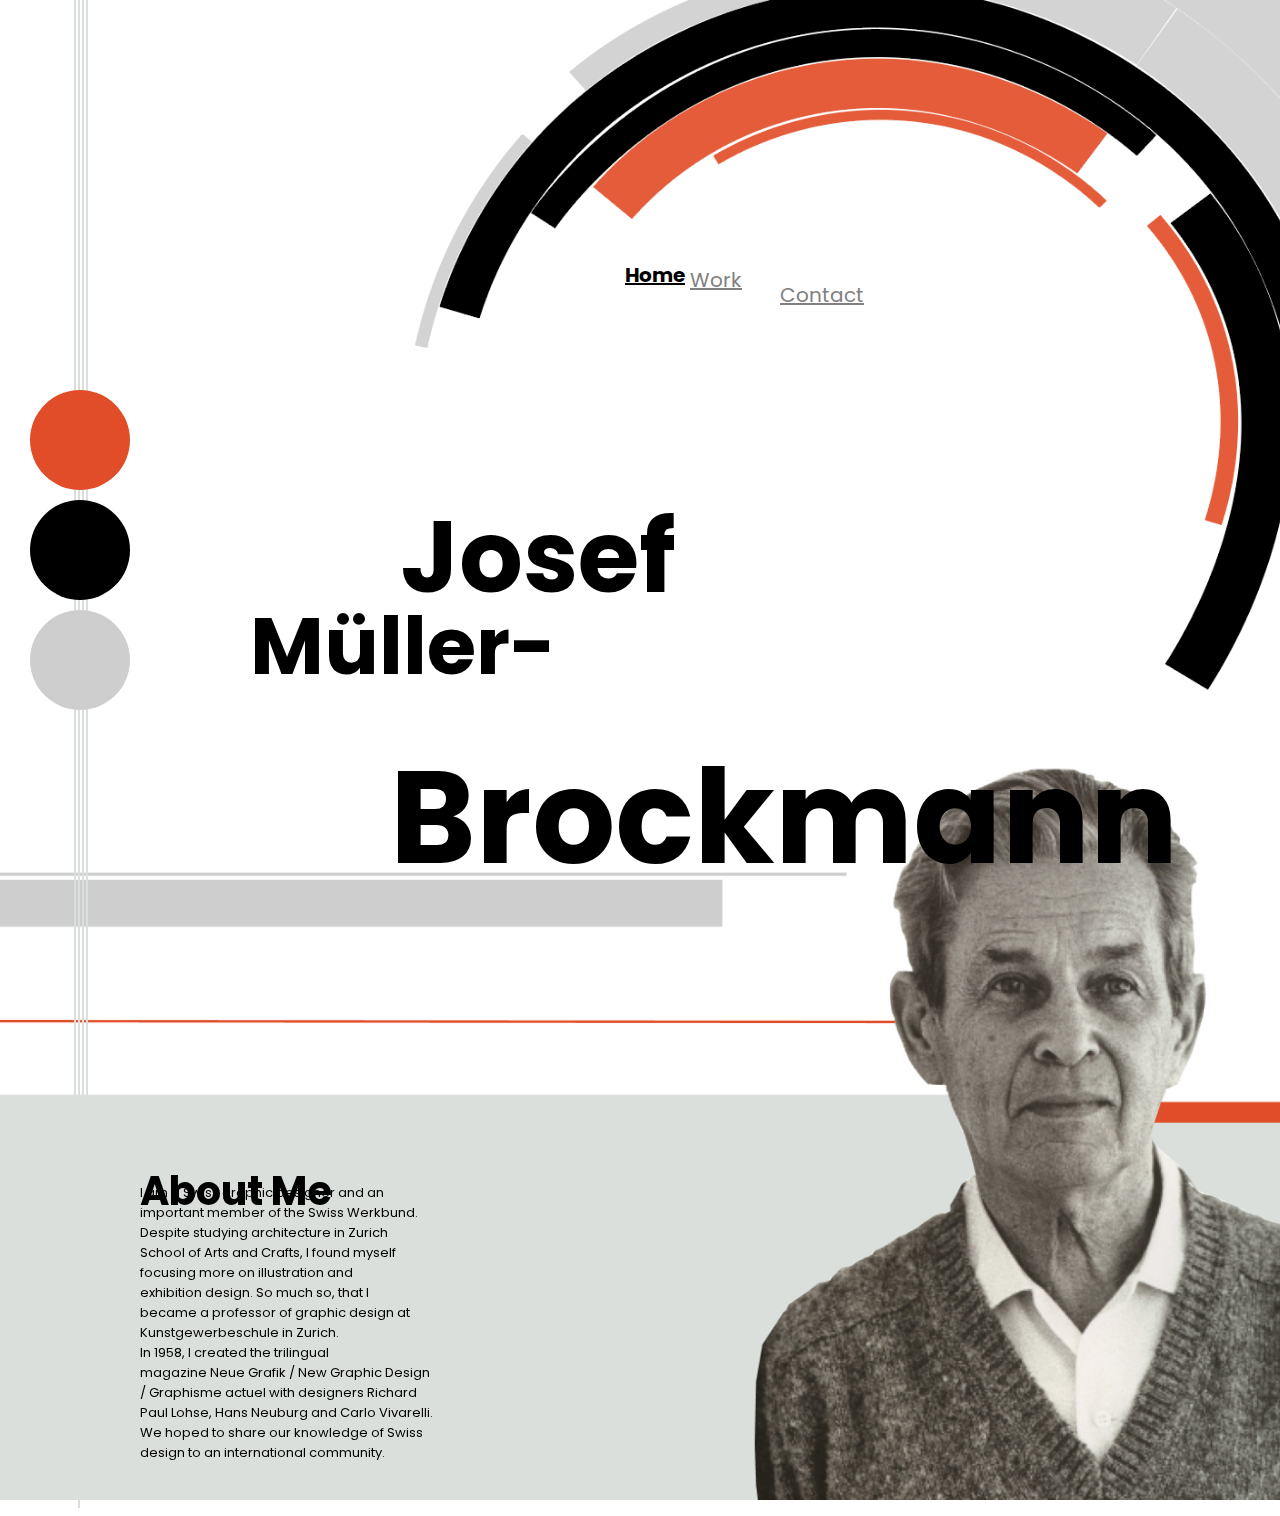
<file: index.html>
<!doctype html>
<html lang="en">

<head>

  <!-- STYLESHEET LINK -->
  <link rel="stylesheet" href="style.css">
  <link href="https://fonts.googleapis.com/css2?family=Poppins:wght@400;700&display=swap" rel="stylesheet">


  <!-- Required meta tags -->
  <meta charset="utf-8">
  <meta name="viewport" content="width=device-width, initial-scale=1">

  <!-- Bootstrap CSS -->
  <link href="https://cdn.jsdelivr.net/npm/bootstrap@5.1.3/dist/css/bootstrap.min.css" rel="stylesheet"
    integrity="sha384-1BmE4kWBq78iYhFldvKuhfTAU6auU8tT94WrHftjDbrCEXSU1oBoqyl2QvZ6jIW3" crossorigin="anonymous">

  <title >Josef Muller Brockmann</title>

</head>





<body>

<img  src="brockmann.png"  alt="brockmann" style="width:1300px;height:750px; position: absolute; top: 750px; left:0px">
<!-- <div class="backgroundtophoto1"></div>
<div class="backgroundtophoto2"></div> -->



<!--  IMAGES -->
 

<img src="circles.png"  alt="circles" style="width:998px;height:720px; position: absolute; top:0px; left:300px;">


<!--  THE NAVIGATION BAR FROM BOOTSTRAP -->
  <a style=" font-family: 'Poppins', sans-serif; color: black; font-weight: bold; font-size: 20px; position: absolute; top:250px; left: 600px;"class="nav-link active custom-btn btn-16" aria-current="page" href="index.html">Home</a>
  <a style=" font-family:'Poppins', sans-serif; color: grey; font-size: 20px; position: absolute; top:265px; left: 690px;" class="nav-link active ustom-btn btn-16" href="work-page.html">Work</a>
  <a style=" font-family:'Poppins', sans-serif; color: grey; font-size: 20px; position: absolute; top:280px; left: 780px;" class="nav-link active ustom-btn btn-16" href="contact-page.html">Contact</a>


    
 


  
  

<!-- BACKGROUND DESIGN BEHIND BROCKMANN'S PHOTO -->
  <div class="grectangle "></div>



<!-- TITLE OF DESIGNER -->
  <h1 style=" font-size: 100px; font-family: 'Poppins', sans-serif; font-weight: bold;">Josef</h1>
  <h2 style=" font-size: 80px; font-family: 'Poppins', sans-serif; font-weight: bold;">Müller-</h2>
  <h3 style="font-weight: bold; font-size: 130px; font-family: 'Poppins', sans-serif; font-weight: bold;">Brockmann</h3>



<!-- CIRCLES AND LINES ON THE LEFT -->
 
  <div class="orangerectangle"></div>
  <div class="line"></div>
  <div class="line1"></div>
  <div class="line2"></div>
  <div class="line3"></div>
  <div class="line4"></div>
  <div class="line5"></div>
  <div class="circle1"></div>
  <div class="circle2"></div>
  <div class="circle3"></div>
  



<!-- PARAGRAPH TEXTS FOR ABOUT ME -->
  <p style=" position: absolute; top: 1170px; left: 140px; font-family: 'Poppins', sans-serif; ">
    I am a Swiss graphic designer and an <br>
    important member of the Swiss Werkbund. <br>
    Despite studying architecture in Zurich <br>
    School of Arts and Crafts, I found myself <br>
    focusing more on illustration and <br>
    exhibition design. So much so, that I <br>
    became a professor of graphic design at <br>
    Kunstgewerbeschule in Zurich. </p>


  <p style="position:absolute; top:1330px; left: 140px; font-family: 'Poppins', sans-serif;">
    In 1958, I created the trilingual <br>
    magazine Neue Grafik / New Graphic Design <br>
    / Graphisme actuel with designers Richard<br>
    Paul Lohse, Hans Neuburg and Carlo Vivarelli.<br>
    We hoped to share our knowledge of Swiss <br>
    design to an international community.
  </p>

  <h4 style="font-size: 40px; font-family: 'Poppins', sans-serif;">About Me</h4>







  <!-- Optional JavaScript; choose one of the two! -->

  <!-- Option 1: Bootstrap Bundle with Popper -->
  <script src="https://cdn.jsdelivr.net/npm/bootstrap@5.1.3/dist/js/bootstrap.bundle.min.js"
    integrity="sha384-ka7Sk0Gln4gmtz2MlQnikT1wXgYsOg+OMhuP+IlRH9sENBO0LRn5q+8nbTov4+1p"
    crossorigin="anonymous"></script>

  <!-- Option 2: Separate Popper and Bootstrap JS -->
  <!--
    <script src="https://cdn.jsdelivr.net/npm/@popperjs/core@2.10.2/dist/umd/popper.min.js" integrity="sha384-7+zCNj/IqJ95wo16oMtfsKbZ9ccEh31eOz1HGyDuCQ6wgnyJNSYdrPa03rtR1zdB" crossorigin="anonymous"></script>
    <script src="https://cdn.jsdelivr.net/npm/bootstrap@5.1.3/dist/js/bootstrap.min.js" integrity="sha384-QJHtvGhmr9XOIpI6YVutG+2QOK9T+ZnN4kzFN1RtK3zEFEIsxhlmWl5/YESvpZ13" crossorigin="anonymous"></script>
    -->
</body>

</html>
</file>
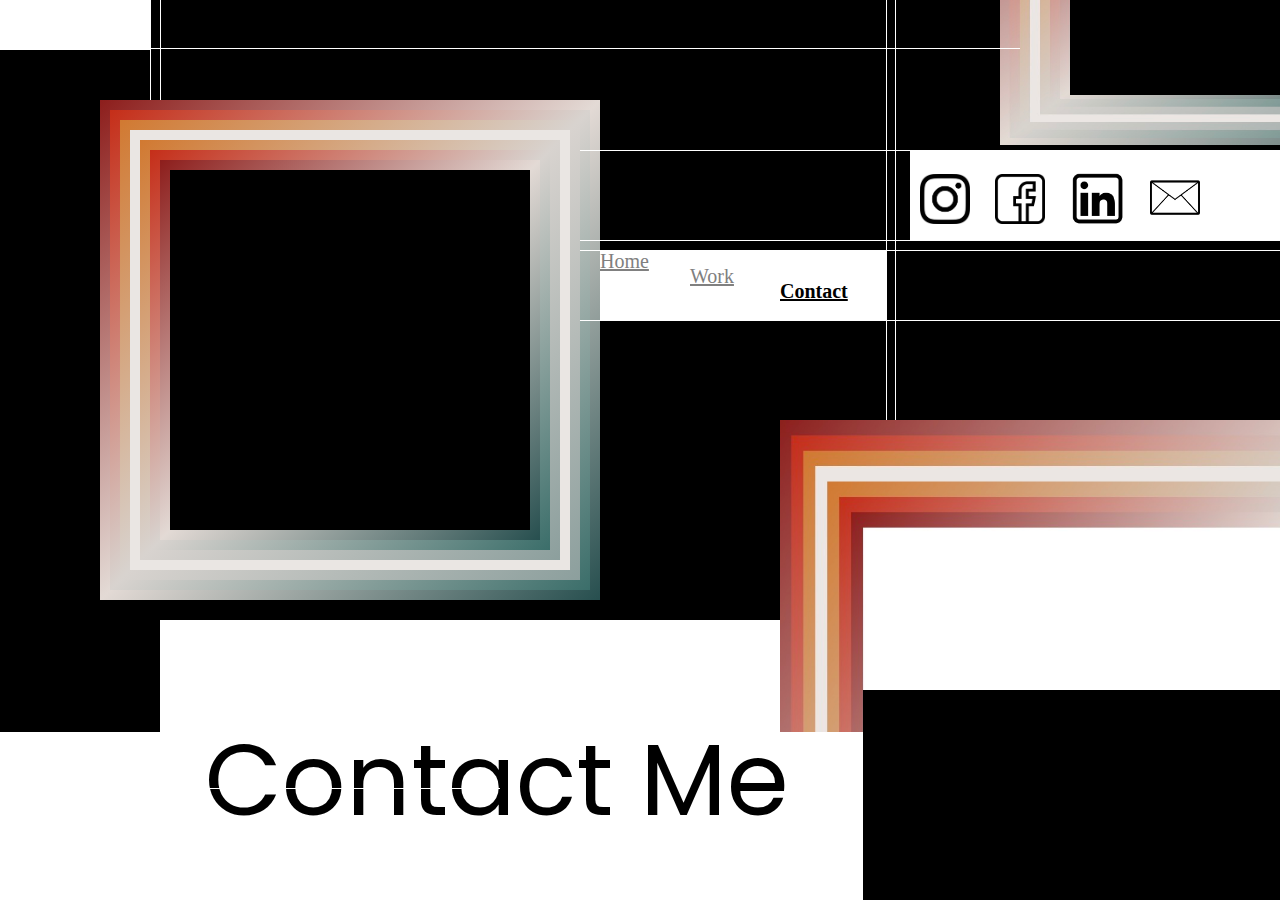
<file: contact-page.html>
<!doctype html>
<html lang="en">

<head>
  <link rel="stylesheet" href="style.css">
  <link href="https://fonts.googleapis.com/css2?family=Poppins:wght@700&family=Space+Mono&display=swap" rel="stylesheet">


  <!-- Required meta tags -->
  <meta charset="utf-8">
  <meta name="viewport" content="width=device-width, initial-scale=1">

  <!-- Bootstrap CSS -->
  <link href="https://cdn.jsdelivr.net/npm/bootstrap@5.1.3/dist/css/bootstrap.min.css" rel="stylesheet"
    integrity="sha384-1BmE4kWBq78iYhFldvKuhfTAU6auU8tT94WrHftjDbrCEXSU1oBoqyl2QvZ6jIW3" crossorigin="anonymous">

  <title>Josef Muller Brockmann</title>

</head>


<body>

  <img src="instagram.png" alt="instagram" style=" position: absolute; top: 174px; right: 310px; width:50px;height:50px; ">
  <img src="facebook.png" alt="facebook" style=" position: absolute; top: 174px; right: 235px; width:50px;height:50px; ">
  <img src="linkedin.png" alt="linkedin" style=" position: absolute; top: 170px; right: 150px; width:61px;height:61px; ">
  <img src="email.jpg" alt="email" style=" position: absolute; top: 180px; right: 80px; width:50px;height:35px; ">

  <div class="cbboxontop"></div>
  <div class="cbboxontop2"></div>
  <div class="cbboxonleft"></div>
  <div class="cbboxinmiddle"></div>
  <div class="cbboxinbottom"></div>
  <div class="cboxundernavbar"></div>
  <div class="cbboxonright"></div>
  <div class="cbboxinmiddle2"></div>
  <div class="cbboxabovenavbar"></div>


    <a style=" color: grey; font-size: 20px; position: absolute; top:250px; left: 600px;" class="nav-link active ustom-btn btn-16"  href="index.html">Home</a>
    <a style=" color: grey; font-size: 20px; position: absolute; top:265px; left: 690px;" class="nav-link active ustom-btn btn-16 "  href="work-page.html">Work</a>   
    <a style=" color: black; font-weight: bold; font-size: 20px; position: absolute; top:280px; left: 780px;" class="nav-link active " aria-current="page" href="contact-page.html">Contact</a>
  

    

    <img src="gradient1.jpg" align="right" alt="square" style="position: absolute; top:420px; right:0px; width:500px;height:312px;">

    <img src="gradient2.jpg" align="right" alt="square" style="position: absolute; top:0px; right:0px; width:280px;height:145px;">


<div class = "csquare1"></div>
<div class = "csquare2"></div>
<div class = "csquare3"></div>
<div class = "csquare4"></div>
<div class = "csquare5"></div>
<div class = "csquare6"></div>
<div class = "csquare7"></div>
<div class = "csquare8"></div>
<div class = "csquare9"></div>
<div class = "csquare10"></div>


<p style= "font-family:'Poppins', sans serif; color: black; font-size: 100px; position: absolute; top: 605px; left: 205px;">Contact Me</p>

<div class = "cwhiteline1"></div>
<div class = "cwhiteline2"></div>
<div class = "cwhiteline3"></div>
<div class = "cwhiteline4"></div>
<div class = "cwhiteline5"></div>
<div class = "cwhiteline6"></div>
<div class = "cwhiteline7"></div>
<div class = "cwhiteline8"></div>
<div class = "cwhiteline9"></div>
<div class = "cwhiteline10"></div>
<div class = "cwhiteline11"></div>
<div class = "cwhiteline12"></div>
<div class = "cwhiteline13"></div>
<div class = "cwhiteline14"></div>
<div class = "cwhiteline15"></div>



<!-- TEXT ON SOCIAL MEDIA LINKS -->
<p></p>


  <!-- Optional JavaScript; choose one of the two! -->

  <!-- Option 1: Bootstrap Bundle with Popper -->
  <script src="https://cdn.jsdelivr.net/npm/bootstrap@5.1.3/dist/js/bootstrap.bundle.min.js"
    integrity="sha384-ka7Sk0Gln4gmtz2MlQnikT1wXgYsOg+OMhuP+IlRH9sENBO0LRn5q+8nbTov4+1p"
    crossorigin="anonymous"></script>

  <!-- Option 2: Separate Popper and Bootstrap JS -->
  <!--
    <script src="https://cdn.jsdelivr.net/npm/@popperjs/core@2.10.2/dist/umd/popper.min.js" integrity="sha384-7+zCNj/IqJ95wo16oMtfsKbZ9ccEh31eOz1HGyDuCQ6wgnyJNSYdrPa03rtR1zdB" crossorigin="anonymous"></script>
    <script src="https://cdn.jsdelivr.net/npm/bootstrap@5.1.3/dist/js/bootstrap.min.js" integrity="sha384-QJHtvGhmr9XOIpI6YVutG+2QOK9T+ZnN4kzFN1RtK3zEFEIsxhlmWl5/YESvpZ13" crossorigin="anonymous"></script>
    -->
</body>

</html>
</file>
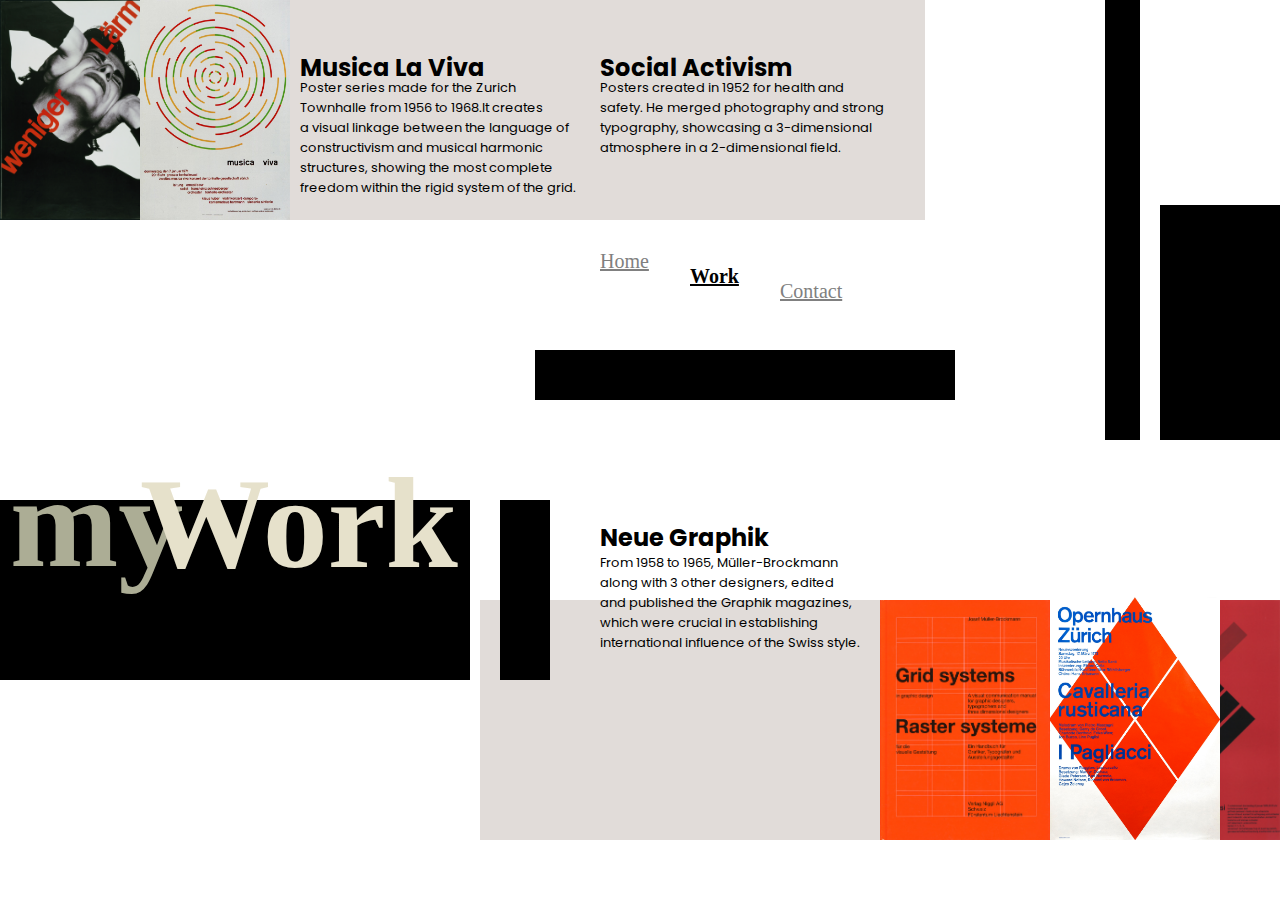
<file: work-page.html>
<!doctype html>
<html lang="en">

<head>
  <link rel="stylesheet" href="style.css">
  <link href="https://fonts.googleapis.com/css2?family=Poppins&display=swap" rel="stylesheet">
  <!-- Required meta tags -->
  <meta charset="utf-8">
  <meta name="viewport" content="width=device-width, initial-scale=1">

  <!-- Bootstrap CSS -->
  <link href="https://cdn.jsdelivr.net/npm/bootstrap@5.1.3/dist/css/bootstrap.min.css" rel="stylesheet"
    integrity="sha384-1BmE4kWBq78iYhFldvKuhfTAU6auU8tT94WrHftjDbrCEXSU1oBoqyl2QvZ6jIW3" crossorigin="anonymous">

  <title>Josef Muller-Brockmann</title>

</head>


<body>


<!-- NAVIGATION BAR FROM BOOTSTRAP -->
    <a style=" color: grey; font-size: 20px; position: absolute; top:250px; left: 600px;" class="nav-link active ustom-btn btn-16"  href="index.html">Home</a>
    <a style=" color: black; font-weight: bold; font-size: 20px; position: absolute; top:265px; left: 690px;" class="nav-link active " aria-current="page" href="work-page.html">Work</a>
    <a style=" color: grey; font-size: 20px; position: absolute; top: 280px; left: 780px;" class="nav-link active ustom-btn btn-16"  href="contact-page.html">Contact</a>
  

<!-- GREY RECTANGLES -->
    <div class="wrectangletopleft "></div>
    <div class="wrectanglebottomright "></div>



<!-- IMAGE SOURCES -->
    <img src="weniger.jpg" alt="brockmann" style=" position: absolute; top: 0px; left: 0px; width:150px;height:220px; ">
    <img src="musica la viva.jpg" alt="brockmann" style=" position: absolute; top: 0px; left: 140px; width:150px;height:220px;">
    <img src="image3.jpg" alt="brockmann" style=" position: absolute; bottom: 60px; right:0px; width:170px;height:240px;">
    <img src="graphik magazines.jpg" alt="brockmann" style=" position: absolute; bottom: 60px; left: 880px; width:170px;height:240px;">
    <img src="opernhaus.jpg" alt="brockmann" style=" position: absolute; bottom:60px; left: 1050px; width:170px;height:243px;">



<!-- PARAGRAPH TEXTS ABOUT DESIGNER'S WORK -->
    <h2 style=" position: absolute; top: 30px; left: 300px; font-family: 'Poppins', sans-serif; ">Musica La Viva</h2>
    <p style=" position: absolute; top: 65px; left: 300px; font-family: 'Poppins', sans-serif; ">
      Poster series made for the Zurich <br>
      Townhalle from 1956 to 1968.It creates <br>
      a visual linkage between the language of <br>
      constructivism and musical harmonic <br>
      structures, showing the most complete <br>
      freedom within the rigid system of the grid. </p>

      <h2 style=" position: absolute; top: 30px; left: 600px; font-family: 'Poppins', sans-serif;">Social Activism</h2>
      <p style=" position: absolute; top: 65px; left: 600px; font-family: 'Poppins', sans-serif;">
        Posters created in 1952 for health and <br>
        safety. He merged photography and strong <br>
        typography, showcasing a 3-dimensional <br>
        atmosphere in a 2-dimensional field. </p>


        <h2 style=" position: absolute; top: 500px; left: 600px;font-family: 'Poppins', sans-serif; ">Neue Graphik </h2>
        <p style=" position: absolute; top: 540px; left: 600px;font-family: 'Poppins', sans-serif; ">
          From 1958 to 1965, Müller-Brockmann <br>
          along with 3 other designers, edited <br>
          and published the Graphik magazines, <br>
          which were crucial in establishing <br>
          international influence of the Swiss style. </p>



<!-- BLACK RECTANGLE SHAPES -->
        <div class="wrectangleblacktitle "></div>
        <div class="wrectangleblackmiddle "></div>
        <div class="wrectangleblackleft"></div>
        <div class="wrectangleblackmright"></div>
        <div class="wrectangleblackright"></div>

        

<!-- MYWORK TITLE -->
        <h1 style="font-size: 130px; font-weight: bold; position: absolute; top: 360px; left:10px; color: #ACAD95;">my</h1>
        <h1 style="font-size: 130px; font-weight: bold; position: absolute; top: 361px; left:140px; color: #E6E1CB;">Work</h1>





  <!-- Optional JavaScript; choose one of the two! -->

  <!-- Option 1: Bootstrap Bundle with Popper -->
  <script src="https://cdn.jsdelivr.net/npm/bootstrap@5.1.3/dist/js/bootstrap.bundle.min.js"
    integrity="sha384-ka7Sk0Gln4gmtz2MlQnikT1wXgYsOg+OMhuP+IlRH9sENBO0LRn5q+8nbTov4+1p"
    crossorigin="anonymous"></script>

  <!-- Option 2: Separate Popper and Bootstrap JS -->
  <!--
    <script src="https://cdn.jsdelivr.net/npm/@popperjs/core@2.10.2/dist/umd/popper.min.js" integrity="sha384-7+zCNj/IqJ95wo16oMtfsKbZ9ccEh31eOz1HGyDuCQ6wgnyJNSYdrPa03rtR1zdB" crossorigin="anonymous"></script>
    <script src="https://cdn.jsdelivr.net/npm/bootstrap@5.1.3/dist/js/bootstrap.min.js" integrity="sha384-QJHtvGhmr9XOIpI6YVutG+2QOK9T+ZnN4kzFN1RtK3zEFEIsxhlmWl5/YESvpZ13" crossorigin="anonymous"></script>
    -->
</body>

</html>
</file>
<file: style.css>
h1 {

  color: black;
  position: absolute;
  top: 415px;
  left: 400px;
  font-weight: bold;
 
}

h2 {

  color: black;
  position: absolute;
  top: 520px;
  left: 250px;
  font-weight: bold;

}

h3 {

  color: black;
  position: absolute;
  top: 590px;
  left: 390px;
  font-weight: bold;

}

.circle3 {
  height: 100px;
  width: 100px;
  background-color: #CECECE;
  border-radius: 50%;
  position: fixed;
  top: 610px;
  left: 30px;
}

.circle2 {
  height: 100px;
  width: 100px;
  background-color: black;
  border-radius: 50%;
  position: fixed;
  top: 500px;
  left: 30px;
}

.circle1 {
  height: 100px;
  width: 100px;
  background-color: #E14D29;
  border-radius: 50%;
  position: fixed;
  top: 390px;
  left: 30px;
}

.line {
  height: 1500px;
  width: 2px;
  background-color: #DADFDB;
  position: relative;
  top: 0px;
  left: 70px;
}

.line1 {
  height: 1500px;
  width: 2px;
  background-color: #DADFDB;
  position: absolute;
  top: 0px;
  left: 74px;
}

.line2 {
  height: 1500px;
  width: 2px;
  background-color: #DADFDB;
  position: absolute;
  top: 0px;
  left: 78px;
}

.line3 {
  height: 1500px;
  width: 2px;
  background-color: #DADFDB;
  position: absolute;
  top: 0px;
  left: 82px;
}

.line4 {
  height: 1500px;
  width: 2px;
  background-color: #DADFDB;
  position: absolute;
  top: 0px;
  left: 86px;
}


h4 {

  color: black;
  position: absolute;
  top: 1108px;
  left: 140px;
  font-weight: bold;
}

p{
  color: black;

  font-size:13px;
}

/* .line5 {
  height: 2px;
  width: 360px;
  background-color: black;
  position: absolute;
  top: 1380px;
  left: 420px;
} */

/* .grectangle {
  height: 170px;
  width: 805px;
  background-color: #DADFDB;
  position: absolute;
  top: 1330px;
  left: 0px;

} */

.stack-top{
  z-index: 9;
  margin: 20px; /* for demo purpose  */
}

.wrectangletopleft {
  height: 220px;
  width: 925px;
  background-color: #E1DCD9;
  position: absolute;
  top: 0px;
  left: 0px;
}

.wrectanglebottomright {
  height: 240px;
  width: 800px;
  background-color: #E1DCD9;
  position: absolute;
  bottom: 60px;
  right: 0px;
}

.wrectangleblackmiddle {
  height: 50px;
  width: 420px;
  background-color: black;
  position: absolute;
  bottom: 500px;
  right: 325px;
}

.wrectangleblacktitle {
  height: 180px;
  width: 470px;
  background-color: black;
  position: absolute;
  bottom: 220px;
  left: 0px;
}

.wrectangleblackleft {
  height: 180px;
  width: 50px;
  background-color: black;
  position: absolute;
  bottom: 220px;
  left: 500px;
}

.wrectangleblackmright {
  height: 235px;
  width: 120px;
  background-color: black;
  position: absolute;
  top: 205px;
  right: 0px;
}


.wrectangleblackright {
  height: 440px;
  width: 35px;
  background-color: black;
  position: absolute;
  top: 0px;
  right: 140px;
}

/* .wrectanglebehindimage1 {
  height: 152px;
  width: 102px;
  background-color: black;
  position: absolute;
  top: 49px;
  left: 169px;
} */

/* .orangerectangle{
  height: 30px;
  width: 400px;
  background-color: #E14D29;
  position: absolute;
  top: 1450px;
  left: 0px;
} */

.backgroundtophoto1{
  height: 350px;
  width: 700px;
  background-color: #DADFDB;
  position: absolute;
  top: 1150px;
  left: 0px;

}

.backgroundtophoto2{
  height: 25px;
  width: 200px;
  background-color: #E14D29;
  position: absolute;
  top: 1125px;
  right: 0px;

}

.backgroundtophoto3{
  height: 25px;
  width: 200px;
  background-color: #E14D29;
  position: absolute;
  top: 1125px;
  right: 0px;

}



.frame {
  width: 90%;
  margin: 40px auto;
  text-align: center;
}
button {
  margin: 20px;
}
.custom-btn {
  width: 130px;
  height: 40px;
  color: #AD5561;
  border-radius: 5px;
  padding: 10px 25px;
  font-family: 'Lato', sans-serif;
  font-weight: 500;
  background: none;
  cursor: pointer;
  transition: all 0.3s ease;
  position: relative;
  display: inline-block;
 
  outline: none;
}



/* 16 */
.btn-16 {
  border: none;
}


.btn-16:after {
  position: absolute;
  content: "";
  width: 0;
  height: 100%;
  top: 0;
  left: 0;
  direction: rtl;
  z-index: -1;
  box-shadow:
   -7px -7px 20px 0px #fff9,
   -4px -4px 5px 0px #fff9,
   7px 7px 20px 0px #0002,
   4px 4px 5px 0px #0001;
  transition: all 0.3s ease;
}


.btn-16:hover {
  
  font-weight: bold;
  
}
.btn-16:hover:after {
  left: auto;
  right: 0;
  width: 100%;
  color: white;
  background-color: black;
}
.btn-16:active {
  top: 2px;
}



/* ///////////////// */
/* CONTACT PAGE STYLING */
/* ////////////////// */


.csquare1 {
  height: 500px;
  width: 500px;
  background-image: linear-gradient(to bottom right , #8D1E1C, #E3DAD5, #274F4F );
  /* border-radius: 50%; */
  position: absolute;
  top: 100px;
  left: 100px;
}

.csquare2 {
  height: 480px;
  width: 480px;
  background-image: linear-gradient(to bottom right , #C52E19, #D8D3CF, #3B6E6A );
  /* border-radius: 50%; */
  position: absolute;
  top: 110px;
  left: 110px;
}

.csquare3 {
  height: 460px;
  width: 460px;
  background-image: linear-gradient(to bottom right , #D17931, #D8D3CF, #8C9F9D );
  /* border-radius: 50%; */
  position: absolute;
  top: 120px;
  left: 120px;
}

.csquare4 {
  height: 440px;
  width: 440px;
  background-color: #EAE6E3;
  /* border-radius: 50%; */
  position: absolute;
  top: 130px;
  left: 130px;
}

.csquare5 {
  height: 420px;
  width: 420px;
  background-image: linear-gradient(to bottom right , #D17931, #D8D3CF, #8C9F9D );
  /* border-radius: 50%; */
  position: absolute;
  top: 140px;
  left: 140px;
}

.csquare6 {
  height: 400px;
  width: 400px;
  background-image: linear-gradient(to bottom right , #C52E19, #D8D3CF, #3B6E6A );
  /* border-radius: 50%; */
  position: absolute;
  top: 150px;
  left: 150px;
}

.csquare7 {
  height: 380px;
  width: 380px;
  background-image: linear-gradient(to bottom right , #8D1E1C, #E3DAD5, #274F4F );
  /* border-radius: 50%; */
  position: absolute;
  top: 160px;
  left: 160px;
}

.csquare8 {
  height: 360px;
  width: 360px;
  background-color: black;
  /* border-radius: 50%; */
  position: absolute;
  top: 170px;
  left: 170px;
}

.csquare9{
  height:95px;
  width:210px;
  background-color: black;
  position:absolute;
  top:0px;
  right:0px;
}

.csquare10{
  height: 210px;
  width:417px;
  background-color: black;
  position:absolute;
  bottom:0px;
  right:0px;
}

.cbboxontop{
  position:absolute;
  top:0px;
  left:150px;
  height: 150px;
  width: 1300px;
  background-color: black;

}

.cbboxontop2{
  position:absolute;
  top:0px;
  left:600px;
  height: 250px;
  width: 310px;
  background-color: black;

}


.cbboxonleft{
  position:absolute;
  top:50px;
  left:0px;
  height: 682px;
  width: 160px;
  background-color: black;

}

.cbboxonright{
  position:absolute;
  top:240px;
  right: -20px;
  height:200px;
  width: 405px;
  background-color: black;

}


.cbboxinmiddle{
  position:absolute;
  top:320px;
  left:600px;
  height:300px;
  width: 700px;
  background-color: black;

}

.cbboxinmiddle2{
  position:absolute;
  top:240px;
  right:0px;
  height:10px;
  width: 500px;
  background-color: black;

}


.cbboxinbottom{
  position:absolute;
  top:340px;
  left:0px;
  height:280px;
  width: 700px;
  background-color: black;

}

.cbboxinbottom2{
  position:absolute;
  top:340px;
  left:0px;
  height:80px;
  width: 700px;
  background-color: black;

}

.cbboxabovenavbar{
  position:absolute;
  top:0px;
  right: 385px;
  height:350px;
  width: 9px;
  background-color: black;

}


/* two vertical line above the graident box */
.cwhiteline1{
position: absolute;
top:0px;
left: 150px;
background-color: white;
height: 100px;
width: 1px;

}

.cwhiteline2{
  position: absolute;
  top:0px;
  left: 160px;
  background-color: white;
  height: 100px;
  width: 1px;
  
  }

  /* two vertical lines below the gradietn box */


  .cwhiteline3{
    position: absolute;
    bottom:0px;
    left: 150px;
    background-color: white;
    height: 132px;
    width: 1px;
    
    }

    .cwhiteline4{
      position: absolute;
      bottom:0px;
      left: 159px;
      background-color: white;
      height: 132px;
      width: 1px;
      
      }

      /* horizontal line below the gradient */


      .cwhiteline5{
        position: absolute;
      bottom:111px;
      left: 0;
      background-color: white;
      height: 1px;
      width: 500px;
      }


      /* horizontal line above the gradient */

      .cwhiteline6{
        position: absolute;
      top:48px;
      left: 150px;
      background-color: white;
      height: 1px;
      width: 870px;
      }

       /* two vertical line above next to the top gradient */

       .cwhiteline7{
        position: absolute;
      top:0px;
      right: 393px;
      background-color: white;
      height: 420px;
      width: 1px;
      }

      .cwhiteline8{
        position: absolute;
      top:0px;
      right: 384px;
      background-color: white;
      height: 420px;
      width: 1px;
      }


      /* one horizontal line below top gradient and next to full gradient box */

      .cwhiteline9{
        position: absolute;
      top:150px;
      right: 0px;
      background-color: white;
      height: 1px;
      width: 700px;
      }



      /*  horizontal lines below and above navbar */
      .cwhiteline10{
        position: absolute;
      top:330px;
      right: 0px;
      background-color: white;
      height: 1px;
      width: 700x;
      }

      .cwhiteline11{
        position: absolute;
      top:320px;
      right: 0px;
      background-color: white;
      height: 1px;
      width: 700px;
      }

      .cwhiteline12{
        position: absolute;
      top:250px;
      right: 0px;
      background-color: white;
      height: 1px;
      width: 700px;
      }

      .cwhiteline13{
        position: absolute;
      top:240px;
      right: 0px;
      background-color: white;
      height: 1px;
      width: 700px;
      }
</file>
